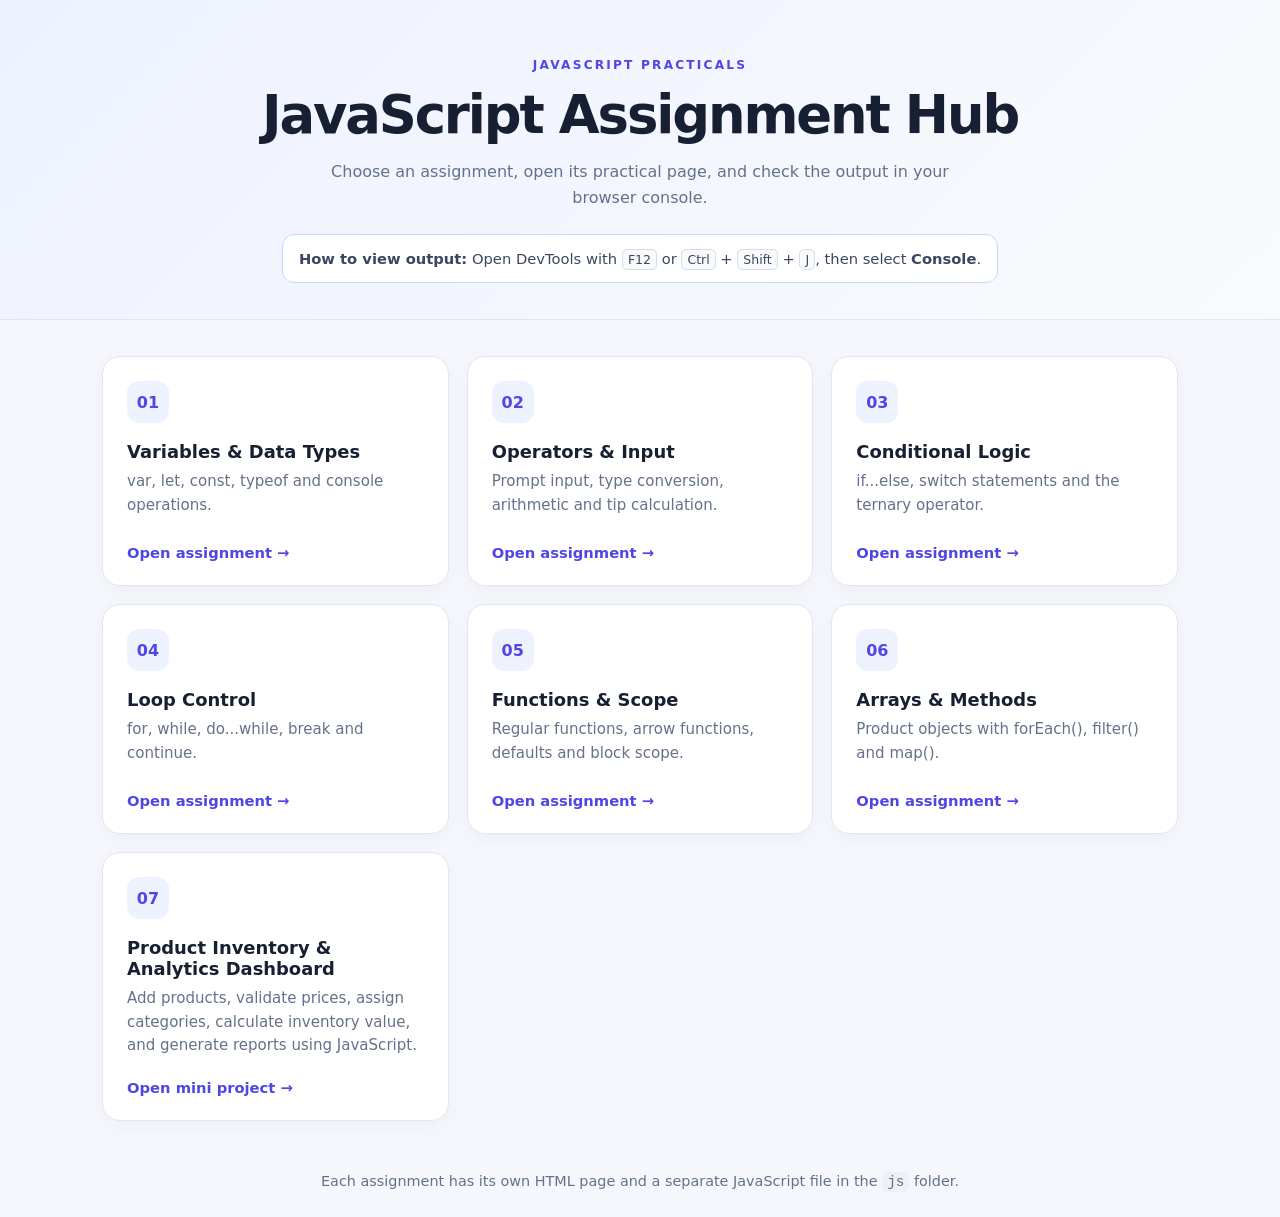
<file: index.html>
<!DOCTYPE html>
<html lang="en">
<head>
  <meta charset="UTF-8">
  <meta name="viewport" content="width=device-width, initial-scale=1.0">
  <title>JavaScript Practical Assignments</title>
  <link rel="stylesheet" href="style.css">
</head>
<body>
  <header class="hero">
    <p class="eyebrow">JAVASCRIPT PRACTICALS</p>
    <h1>JavaScript Assignment Hub</h1>
    <p class="subtitle">Choose an assignment, open its practical page, and check the output in your browser console.</p>
    <div class="tip"><strong>How to view output:</strong> Open DevTools with <kbd>F12</kbd> or <kbd>Ctrl</kbd> + <kbd>Shift</kbd> + <kbd>J</kbd>, then select <strong>Console</strong>.</div>
  </header>

  <main>
    <section class="assignment-grid" aria-label="Assignments">
      <a class="assignment-card" href="assignment1.html">
        <span class="number">01</span><h2>Variables &amp; Data Types</h2>
        <p>var, let, const, typeof and console operations.</p><span class="card-link">Open assignment →</span>
      </a>
      <a class="assignment-card" href="assignment2.html">
        <span class="number">02</span><h2>Operators &amp; Input</h2>
        <p>Prompt input, type conversion, arithmetic and tip calculation.</p><span class="card-link">Open assignment →</span>
      </a>
      <a class="assignment-card" href="assignment3.html">
        <span class="number">03</span><h2>Conditional Logic</h2>
        <p>if...else, switch statements and the ternary operator.</p><span class="card-link">Open assignment →</span>
      </a>
      <a class="assignment-card" href="assignment4.html">
        <span class="number">04</span><h2>Loop Control</h2>
        <p>for, while, do...while, break and continue.</p><span class="card-link">Open assignment →</span>
      </a>
      <a class="assignment-card" href="assignment5.html">
        <span class="number">05</span><h2>Functions &amp; Scope</h2>
        <p>Regular functions, arrow functions, defaults and block scope.</p><span class="card-link">Open assignment →</span>
      </a>
      <a class="assignment-card" href="assignment6.html">
        <span class="number">06</span><h2>Arrays &amp; Methods</h2>
        <p>Product objects with forEach(), filter() and map().</p><span class="card-link">Open assignment →</span>
      </a>
      <a class="assignment-card" href="capstone.html">
        <span class="number">07</span>
        <h2>Product Inventory &amp; Analytics Dashboard</h2>
        <p>Add products, validate prices, assign categories, calculate inventory value, and generate reports using JavaScript.</p>
        <span class="card-link">Open mini project →</span>
      </a>
    </section>
  </main>

  <footer>Each assignment has its own HTML page and a separate JavaScript file in the <code>js</code> folder.</footer>
</body>
</html>
</file>
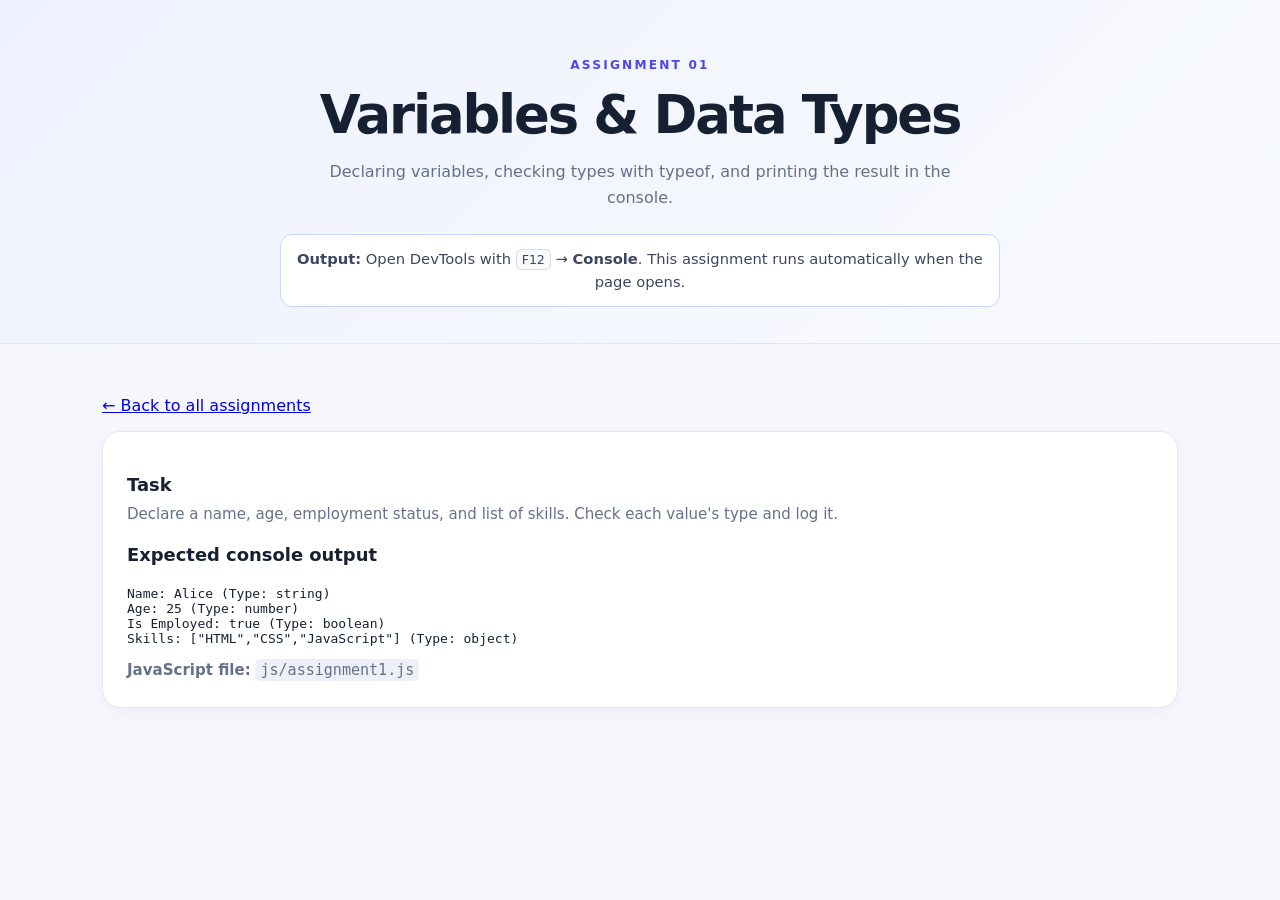
<file: assignment1.html>
<!DOCTYPE html>
<html lang="en">

<head>
    <meta charset="UTF-8">
    <meta name="viewport" content="width=device-width, initial-scale=1.0">

    <title>Assignment 1 | Variables & Data Types</title>

    <link rel="stylesheet" href="style.css">
</head>

<body>

    <header class="hero">
        <p class="eyebrow">ASSIGNMENT 01</p>

        <h1>Variables &amp; Data Types</h1>

        <p class="subtitle">
            Declaring variables, checking types with typeof,
            and printing the result in the console.
        </p>

        <div class="tip">
            <strong>Output:</strong>
            Open DevTools with <kbd>F12</kbd> →
            <strong>Console</strong>.
            This assignment runs automatically when the page opens.
        </div>
    </header>

    <main>

        <p>
            <a href="index.html">← Back to all assignments</a>
        </p>

        <section class="assignment-card">

            <h2>Task</h2>

            <p>
                Declare a name, age, employment status, and list of skills.
                Check each value's type and log it.
            </p>

            <h2>Expected console output</h2>

            <pre>Name: Alice (Type: string)
Age: 25 (Type: number)
Is Employed: true (Type: boolean)
Skills: ["HTML","CSS","JavaScript"] (Type: object)</pre>

            <p>
                <strong>JavaScript file:</strong>
                <code>js/assignment1.js</code>
            </p>

        </section>

    </main>

    <script src="js/assignment1.js"></script>

</body>
</html>
</file>
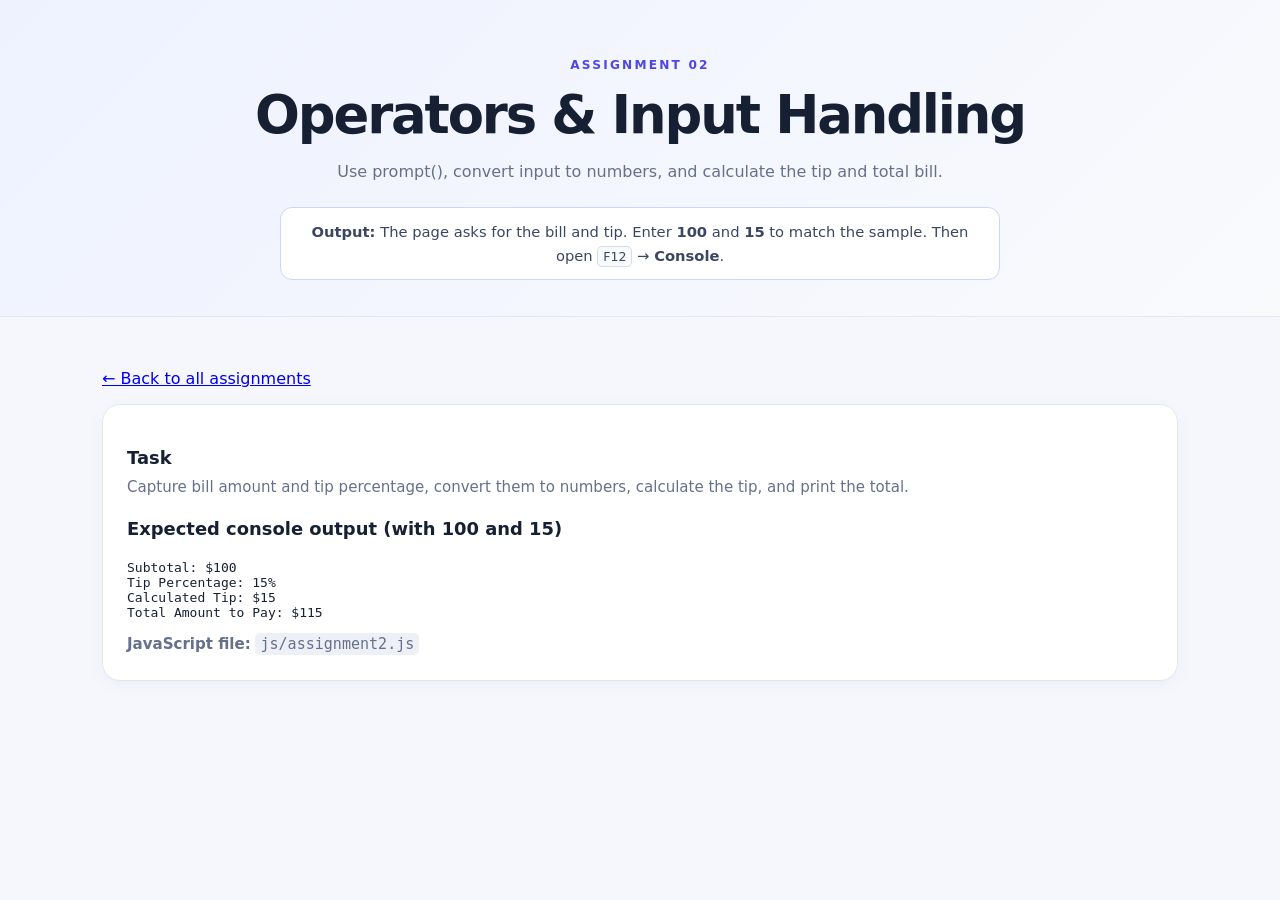
<file: assignment2.html>
<!DOCTYPE html>
<html lang="en">

<head>
    <meta charset="UTF-8">
    <meta name="viewport" content="width=device-width, initial-scale=1.0">

    <title>Assignment 2 | Operators &amp; Input</title>

    <link rel="stylesheet" href="style.css">
</head>

<body>

    <header class="hero">
        <p class="eyebrow">ASSIGNMENT 02</p>

        <h1>Operators &amp; Input Handling</h1>

        <p class="subtitle">
            Use prompt(), convert input to numbers,
            and calculate the tip and total bill.
        </p>

        <div class="tip">
            <strong>Output:</strong>
            The page asks for the bill and tip.
            Enter <strong>100</strong> and <strong>15</strong>
            to match the sample. Then open
            <kbd>F12</kbd> → <strong>Console</strong>.
        </div>
    </header>

    <main>

        <p>
            <a href="index.html">← Back to all assignments</a>
        </p>

        <section class="assignment-card">

            <h2>Task</h2>

            <p>
                Capture bill amount and tip percentage,
                convert them to numbers, calculate the tip,
                and print the total.
            </p>

            <h2>Expected console output (with 100 and 15)</h2>

            <pre>Subtotal: $100
Tip Percentage: 15%
Calculated Tip: $15
Total Amount to Pay: $115</pre>

            <p>
                <strong>JavaScript file:</strong>
                <code>js/assignment2.js</code>
            </p>

        </section>

    </main>

    <script src="js/assignment2.js"></script>

</body>
</html>
</file>
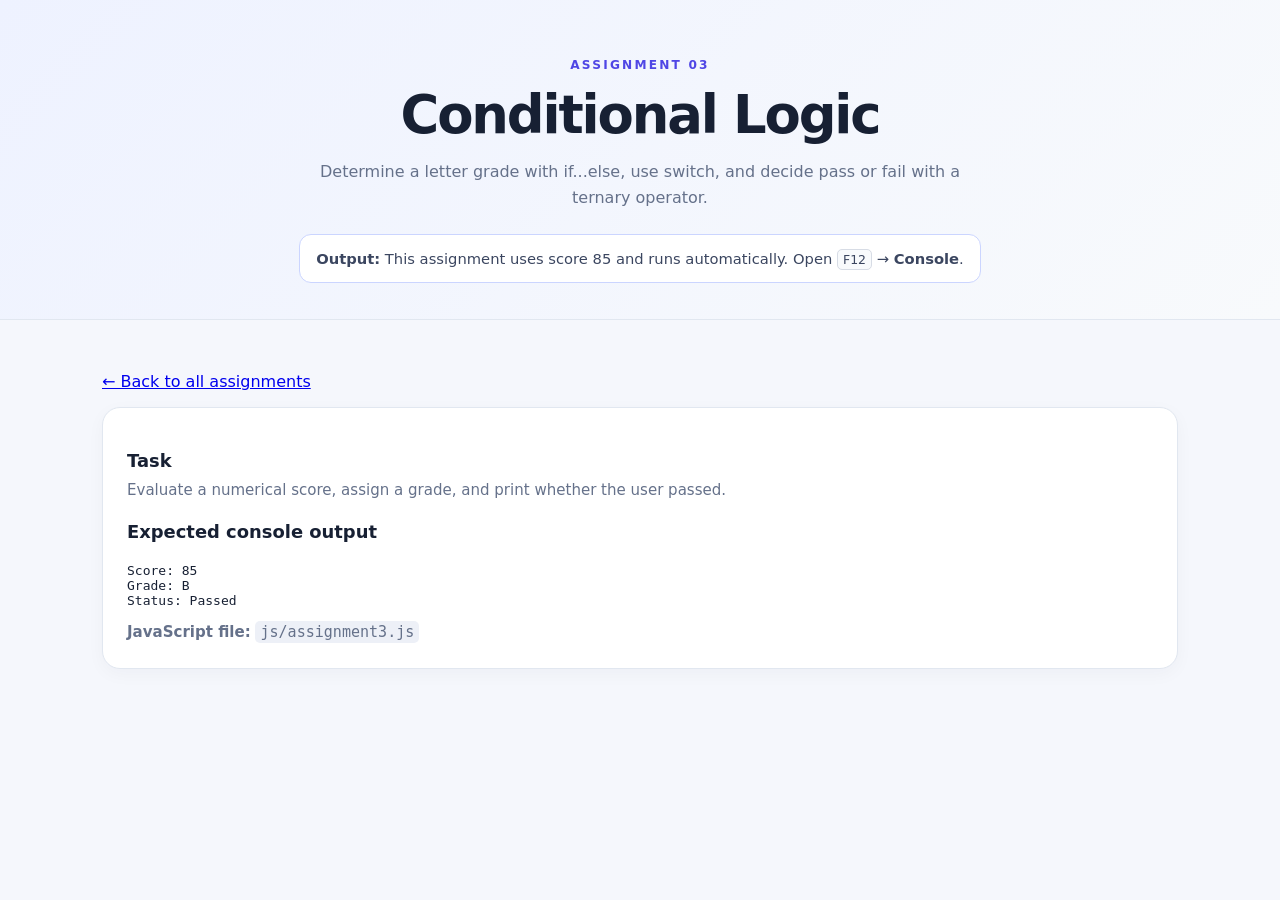
<file: assignment3.html>
<!DOCTYPE html>
<html lang="en">

<head>
    <meta charset="UTF-8">
    <meta name="viewport" content="width=device-width, initial-scale=1.0">

    <title>Assignment 3 | Conditional Logic</title>

    <link rel="stylesheet" href="style.css">
</head>

<body>

    <header class="hero">
        <p class="eyebrow">ASSIGNMENT 03</p>

        <h1>Conditional Logic</h1>

        <p class="subtitle">
            Determine a letter grade with if...else, use switch,
            and decide pass or fail with a ternary operator.
        </p>

        <div class="tip">
            <strong>Output:</strong>
            This assignment uses score 85 and runs automatically.
            Open <kbd>F12</kbd> → <strong>Console</strong>.
        </div>
    </header>

    <main>

        <p>
            <a href="index.html">← Back to all assignments</a>
        </p>

        <section class="assignment-card">

            <h2>Task</h2>

            <p>
                Evaluate a numerical score, assign a grade,
                and print whether the user passed.
            </p>

            <h2>Expected console output</h2>

            <pre>Score: 85
Grade: B
Status: Passed</pre>

            <p>
                <strong>JavaScript file:</strong>
                <code>js/assignment3.js</code>
            </p>

        </section>

    </main>

    <script src="js/assignment3.js"></script>

</body>
</html>
</file>
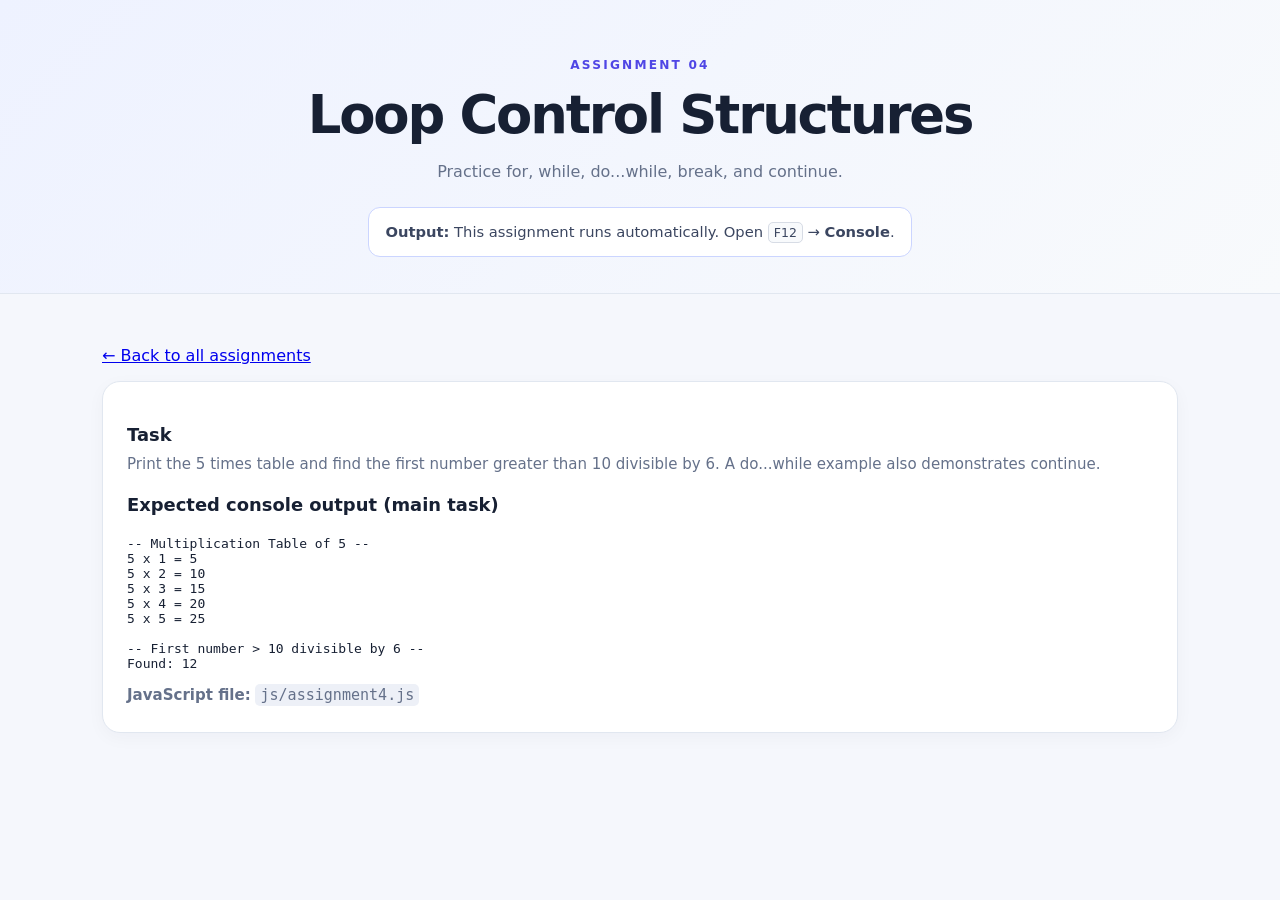
<file: assignment4.html>
<!DOCTYPE html>
<html lang="en">

<head>
    <meta charset="UTF-8">
    <meta name="viewport" content="width=device-width, initial-scale=1.0">

    <title>Assignment 4 | Loop Control</title>

    <link rel="stylesheet" href="style.css">
</head>

<body>

    <header class="hero">
        <p class="eyebrow">ASSIGNMENT 04</p>

        <h1>Loop Control Structures</h1>

        <p class="subtitle">
            Practice for, while, do...while, break, and continue.
        </p>

        <div class="tip">
            <strong>Output:</strong>
            This assignment runs automatically.
            Open <kbd>F12</kbd> → <strong>Console</strong>.
        </div>
    </header>

    <main>

        <p>
            <a href="index.html">← Back to all assignments</a>
        </p>

        <section class="assignment-card">

            <h2>Task</h2>

            <p>
                Print the 5 times table and find the first number
                greater than 10 divisible by 6. A do...while example
                also demonstrates continue.
            </p>

            <h2>Expected console output (main task)</h2>

            <pre>-- Multiplication Table of 5 --
5 x 1 = 5
5 x 2 = 10
5 x 3 = 15
5 x 4 = 20
5 x 5 = 25

-- First number > 10 divisible by 6 --
Found: 12</pre>

            <p>
                <strong>JavaScript file:</strong>
                <code>js/assignment4.js</code>
            </p>

        </section>

    </main>

    <script src="js/assignment4.js"></script>

</body>
</html>
</file>
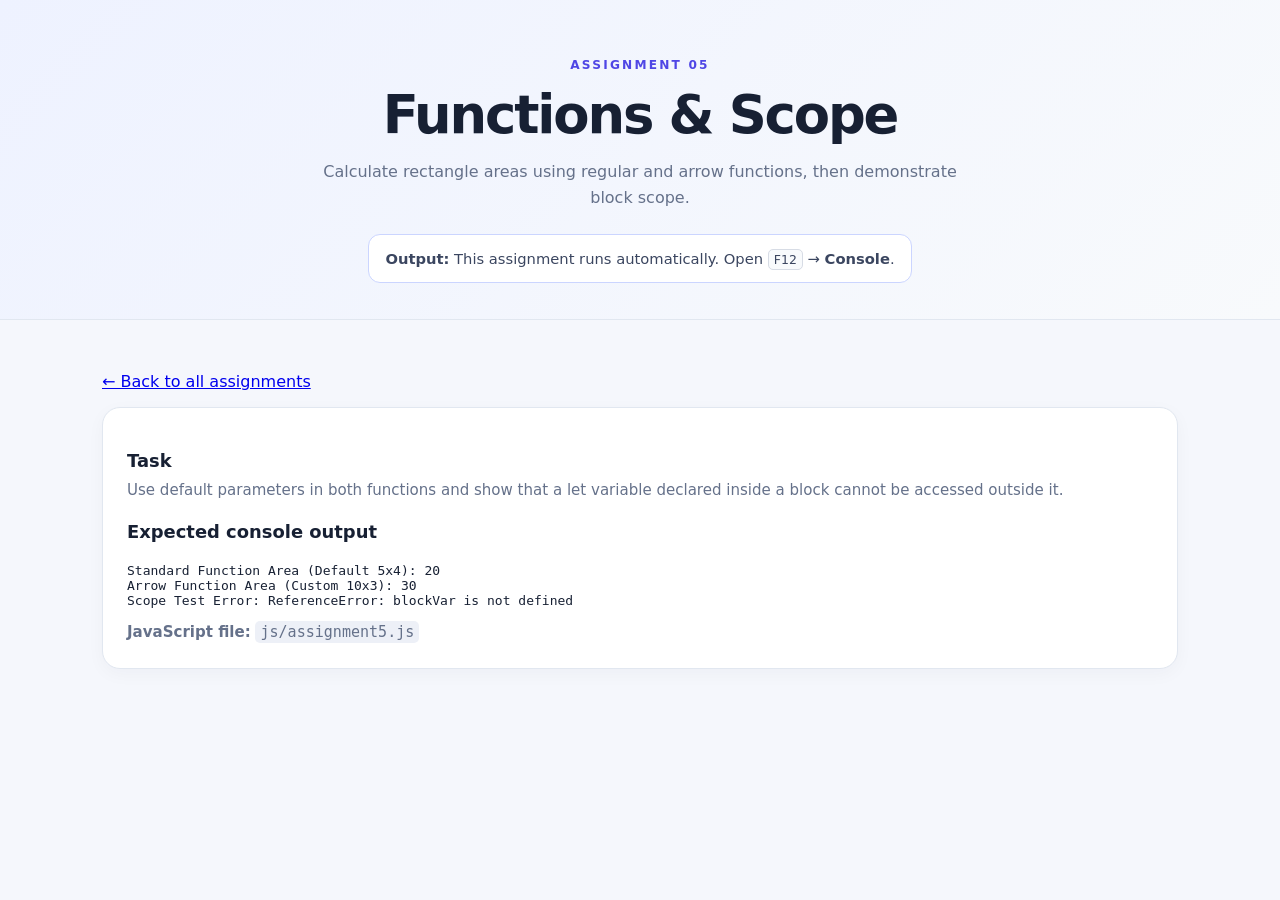
<file: assignment5.html>
<!DOCTYPE html>
<html lang="en">

<head>
    <meta charset="UTF-8">
    <meta name="viewport" content="width=device-width, initial-scale=1.0">

    <title>Assignment 5 | Functions &amp; Scope</title>

    <link rel="stylesheet" href="style.css">
</head>

<body>

    <header class="hero">
        <p class="eyebrow">ASSIGNMENT 05</p>

        <h1>Functions &amp; Scope</h1>

        <p class="subtitle">
            Calculate rectangle areas using regular and arrow functions,
            then demonstrate block scope.
        </p>

        <div class="tip">
            <strong>Output:</strong>
            This assignment runs automatically.
            Open <kbd>F12</kbd> → <strong>Console</strong>.
        </div>
    </header>

    <main>

        <p>
            <a href="index.html">← Back to all assignments</a>
        </p>

        <section class="assignment-card">

            <h2>Task</h2>

            <p>
                Use default parameters in both functions and show
                that a let variable declared inside a block cannot
                be accessed outside it.
            </p>

            <h2>Expected console output</h2>

            <pre>Standard Function Area (Default 5x4): 20
Arrow Function Area (Custom 10x3): 30
Scope Test Error: ReferenceError: blockVar is not defined</pre>

            <p>
                <strong>JavaScript file:</strong>
                <code>js/assignment5.js</code>
            </p>

        </section>

    </main>

    <script src="js/assignment5.js"></script>

</body>
</html>
</file>
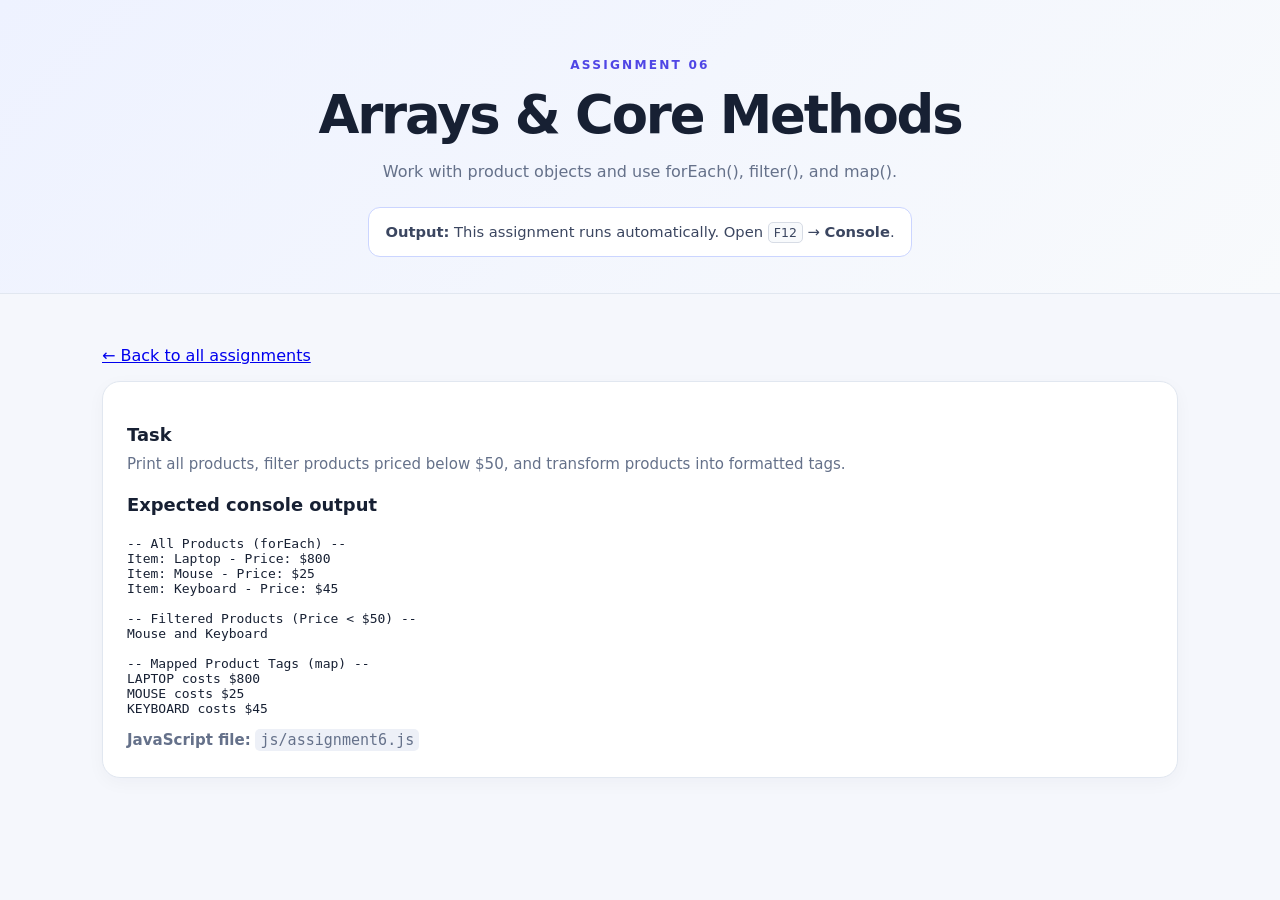
<file: assignment6.html>
<!DOCTYPE html>
<html lang="en">

<head>
    <meta charset="UTF-8">
    <meta name="viewport" content="width=device-width, initial-scale=1.0">

    <title>Assignment 6 | Arrays &amp; Methods</title>

    <link rel="stylesheet" href="style.css">
</head>

<body>

    <header class="hero">
        <p class="eyebrow">ASSIGNMENT 06</p>

        <h1>Arrays &amp; Core Methods</h1>

        <p class="subtitle">
            Work with product objects and use
            forEach(), filter(), and map().
        </p>

        <div class="tip">
            <strong>Output:</strong>
            This assignment runs automatically.
            Open <kbd>F12</kbd> → <strong>Console</strong>.
        </div>
    </header>

    <main>

        <p>
            <a href="index.html">← Back to all assignments</a>
        </p>

        <section class="assignment-card">

            <h2>Task</h2>

            <p>
                Print all products, filter products priced below $50,
                and transform products into formatted tags.
            </p>

            <h2>Expected console output</h2>

            <pre>-- All Products (forEach) --
Item: Laptop - Price: $800
Item: Mouse - Price: $25
Item: Keyboard - Price: $45

-- Filtered Products (Price &lt; $50) --
Mouse and Keyboard

-- Mapped Product Tags (map) --
LAPTOP costs $800
MOUSE costs $25
KEYBOARD costs $45</pre>

            <p>
                <strong>JavaScript file:</strong>
                <code>js/assignment6.js</code>
            </p>

        </section>

    </main>

    <script src="js/assignment6.js"></script>

</body>
</html>
</file>
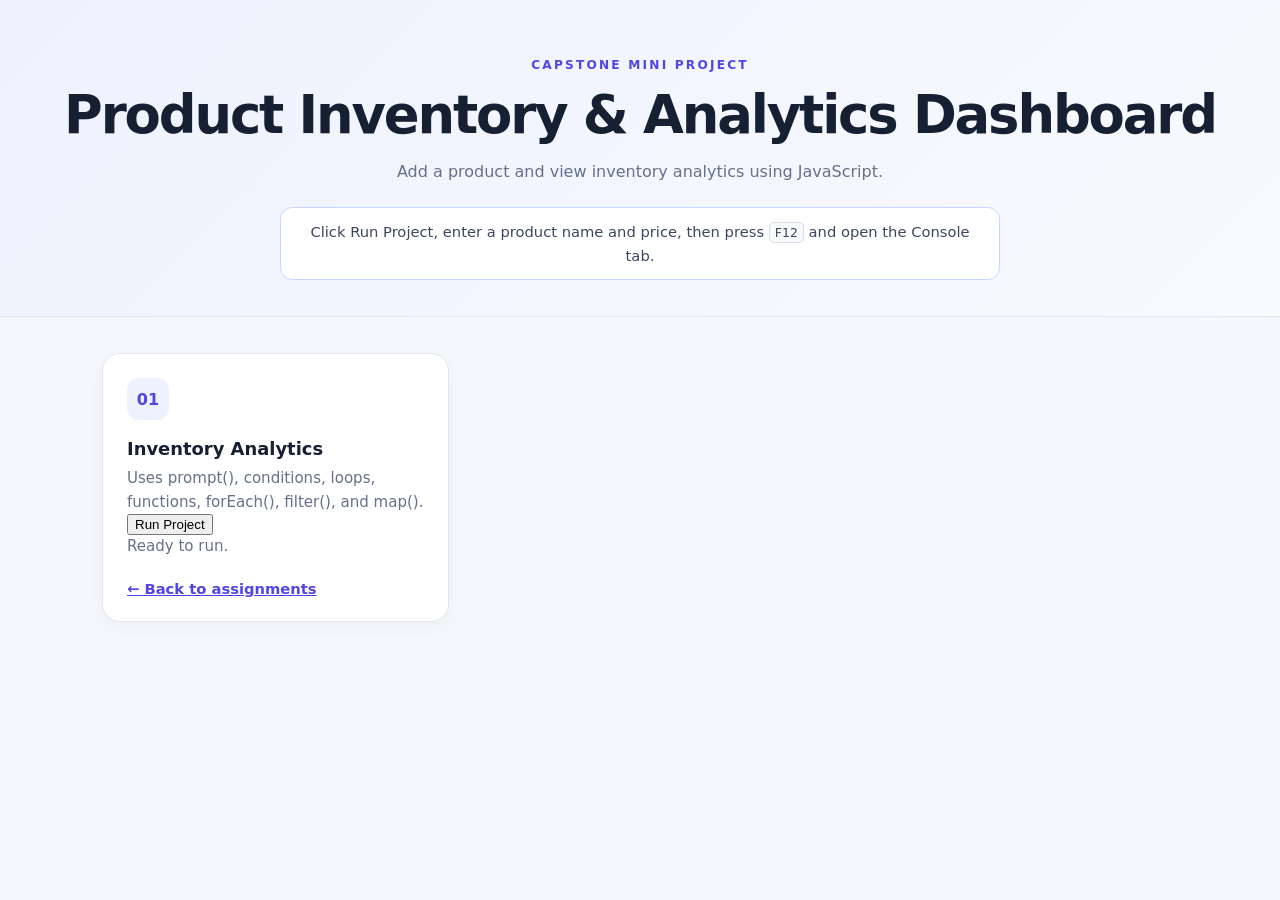
<file: capstone.html>
<!DOCTYPE html>
<html lang="en">
<head>
  <meta charset="UTF-8">
  <meta name="viewport" content="width=device-width, initial-scale=1.0">
  <title>Product Inventory Dashboard</title>
  <link rel="stylesheet" href="style.css">
</head>
<body>
  <header class="hero">
    <p class="eyebrow">CAPSTONE MINI PROJECT</p>
    <h1>Product Inventory &amp; Analytics Dashboard</h1>
    <p class="subtitle">
      Add a product and view inventory analytics using JavaScript.
    </p>
    <div class="tip">
      Click Run Project, enter a product name and price, then press
      <kbd>F12</kbd> and open the Console tab.
    </div>
  </header>

  <main>
    <section class="assignment-grid">
      <div class="assignment-card">
        <span class="number">01</span>
        <h2>Inventory Analytics</h2>
        <p>
          Uses prompt(), conditions, loops, functions,
          forEach(), filter(), and map().
        </p>
        <button id="runBtn" type="button">Run Project</button>
        <p id="status">Ready to run.</p>
        <a class="card-link" href="index.html">← Back to assignments</a>
      </div>
    </section>
  </main>

  <script src="js/inventory.js"></script>
</body>
</html>
</file>
<file: style.css>
* {
    box-sizing: border-box;
}

:root {
    color-scheme: light;
    --ink: #172033;
    --muted: #65718a;
    --line: #e1e7f0;
    --accent: #4f46e5;
    --bg: #f5f7fc;
}

body {
    margin: 0;
    font-family: Inter, ui-sans-serif, system-ui, -apple-system,
        BlinkMacSystemFont, "Segoe UI", sans-serif;
    background: var(--bg);
    color: var(--ink);
}

.hero {
    padding: 58px 24px 36px;
    text-align: center;
    background: linear-gradient(135deg, #eef2ff, #f8fafc);
    border-bottom: 1px solid var(--line);
}

.eyebrow {
    margin: 0 0 12px;
    font-size: 0.76rem;
    letter-spacing: 0.18em;
    font-weight: 800;
    color: var(--accent);
}

h1 {
    margin: 0;
    font-size: clamp(2rem, 5vw, 3.3rem);
    letter-spacing: -0.04em;
}

.subtitle {
    max-width: 680px;
    margin: 14px auto 0;
    color: var(--muted);
    line-height: 1.65;
}

.tip {
    display: inline-block;
    max-width: 720px;
    margin-top: 22px;
    padding: 12px 16px;
    border: 1px solid #cbd5ff;
    background: #fff;
    border-radius: 12px;
    color: #3b4660;
    font-size: 0.92rem;
    line-height: 1.6;
}

kbd {
    border: 1px solid #d7dce5;
    border-radius: 5px;
    background: #f8fafc;
    padding: 2px 5px;
    font: inherit;
    font-size: 0.85em;
}

main {
    max-width: 1120px;
    padding: 36px 22px 52px;
    margin: 0 auto;
}

.assignment-grid {
    display: grid;
    grid-template-columns: repeat(3, minmax(0, 1fr));
    gap: 18px;
}

.assignment-card {
    display: flex;
    flex-direction: column;
    align-items: flex-start;
    min-height: 230px;
    padding: 24px;
    text-decoration: none;
    color: inherit;
    background: #fff;
    border: 1px solid var(--line);
    border-radius: 18px;
    box-shadow: 0 5px 18px rgba(23, 32, 51, 0.035);
    transition:
        transform 0.18s ease,
        border-color 0.18s ease,
        box-shadow 0.18s ease;
}

.assignment-card:hover,
.assignment-card:focus-visible {
    transform: translateY(-3px);
    border-color: #a5b4fc;
    box-shadow: 0 12px 28px rgba(79, 70, 229, 0.1);
    outline: none;
}

.number {
    display: inline-grid;
    place-items: center;
    width: 42px;
    height: 42px;
    border-radius: 12px;
    color: var(--accent);
    background: #eef2ff;
    font-weight: 800;
}

h2 {
    margin: 18px 0 8px;
    font-size: 1.12rem;
}

.assignment-card p {
    margin: 0;
    color: var(--muted);
    line-height: 1.55;
    font-size: 0.94rem;
}

.card-link {
    margin-top: auto;
    padding-top: 22px;
    color: var(--accent);
    font-weight: 750;
    font-size: 0.92rem;
}

footer {
    text-align: center;
    padding: 0 20px 28px;
    color: var(--muted);
    font-size: 0.9rem;
}

code {
    background: #edf0f7;
    padding: 2px 5px;
    border-radius: 5px;
}

@media (max-width: 850px) {
    .assignment-grid {
        grid-template-columns: repeat(2, minmax(0, 1fr));
    }
}

@media (max-width: 560px) {
    .hero {
        padding-top: 42px;
    }

    .assignment-grid {
        grid-template-columns: 1fr;
    }

    .assignment-card {
        min-height: 190px;
    }
}
</file>
